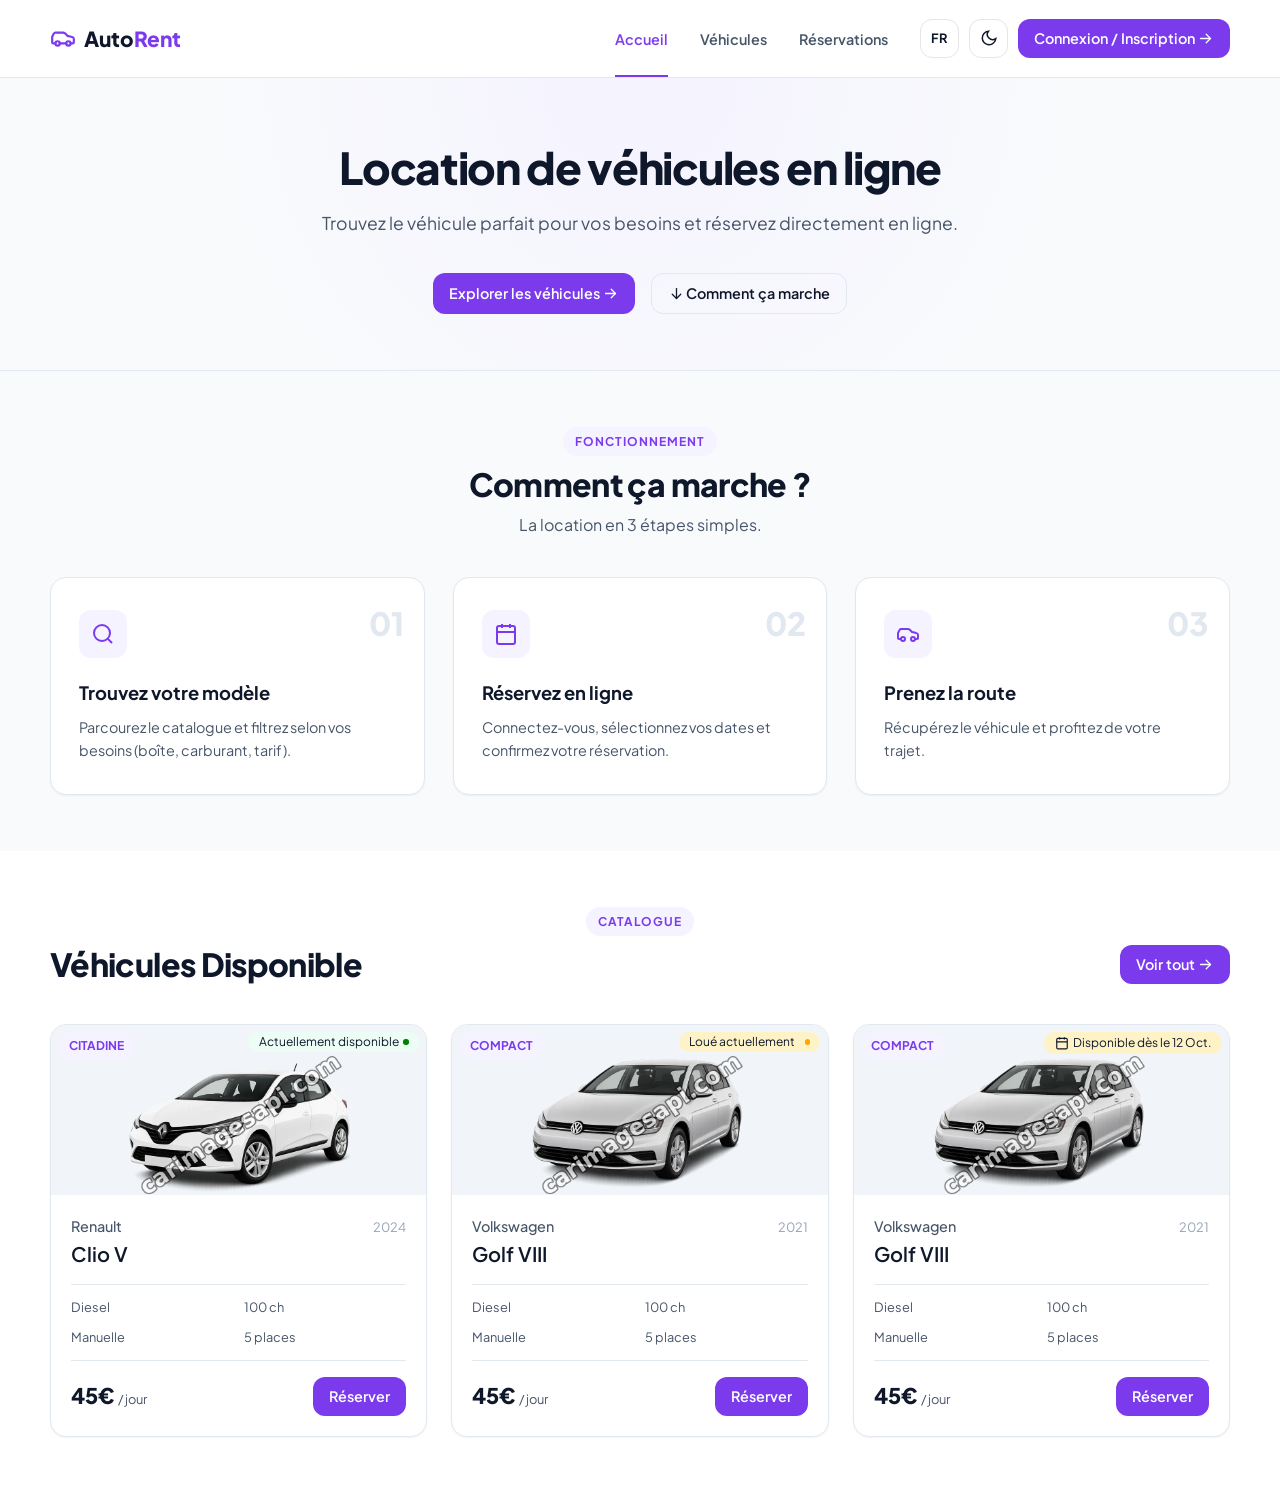
<file: backend/src/main/resources/static/index.html>
<!DOCTYPE html>
<html lang="fr">

<head>
    <meta charset="UTF-8" />
    <meta name="viewport" content="width=device-width, initial-scale=1.0" />
    <title>AutoRent - Location de Véhicules en Ligne</title>
    <link rel="preconnect" href="https://fonts.googleapis.com">
    <link rel="preconnect" href="https://fonts.gstatic.com" crossorigin>
    <link href="https://fonts.googleapis.com/css2?family=Plus+Jakarta+Sans:wght@400;500;600;700;800&display=swap"
        rel="stylesheet">
    <link rel="icon" type="image/png" sizes="32x32" href="/assets/icons/favicon-32x32.png">
    <link rel="icon" type="image/png" sizes="16x16" href="/assets/icons/favicon-16x16.png">
    <link rel="stylesheet" href="css/style.css" />
    <script type="module" src="js/index.js" defer></script>
</head>

<body>
    <!-- HEADER & NAVBAR -->
    <header class="site-header" id="header">
        <div class="container nav-container">
            <!-- Logo -->
            <a href="index.html" class="brand-logo" aria-label="AutoRent Accueil">
                <svg class="logo-icon" viewBox="0 0 24 24" fill="none" stroke="currentColor" stroke-width="2"
                    stroke-linecap="round" stroke-linejoin="round">
                    <path
                        d="M19 17h2c.6 0 1-.4 1-1v-3c0-.9-.7-1.7-1.5-1.9C18.7 10.6 16 10 16 10s-1.3-1.4-2.2-2.3c-.5-.4-1.1-.7-1.8-.7H5c-.6 0-1.1.4-1.4.9l-1.5 2.8C2.1 11.2 2 11.8 2 12.4V16c0 .6.4 1 1 1h2" />
                    <circle cx="7" cy="17" r="2" />
                    <path d="M9 17h6" />
                    <circle cx="17" cy="17" r="2" />
                </svg>
                <span class="brand-name">Auto<span>Rent</span></span>
            </a>

            <!-- Navigation Links -->
            <nav class="nav-menu">
                <a href="index.html" class="nav-link active" data-i18n="nav.home">Accueil</a>
                <a href="vehicles.html" class="nav-link" data-i18n="nav.vehicles">Véhicules</a>
                <a href="reservations.html" class="nav-link" data-i18n="nav.myReservations">Réservations</a>
            </nav>

            <!-- Action Controls (Theme, Language, Auth) -->
            <div class="nav-actions">
                <!-- Language Switcher -->
                <button class="btn-icon" id="btn-lang-toggle" aria-label="Changer de langue" title="Français / English">
                    <span class="lang-text" id="current-lang">FR</span>
                </button>

                <!-- Dark/Light Theme Toggle -->
                <button class="btn-icon" id="btn-theme-toggle" aria-label="Basculer le thème"
                    title="Thème Clair / Sombre">
                    <svg class="theme-icon sun-icon" viewBox="0 0 24 24" fill="none" stroke="currentColor"
                        stroke-width="2">
                        <circle cx="12" cy="12" r="4" />
                        <path
                            d="M12 2v2M12 20v2M4.93 4.93l1.41 1.41M17.66 17.66l1.41 1.41M2 12h2M20 12h2M6.34 17.66l-1.41 1.41M19.07 4.93l-1.41 1.41" />
                    </svg>
                    <svg class="theme-icon moon-icon" viewBox="0 0 24 24" fill="none" stroke="currentColor"
                        stroke-width="2">
                        <path d="M21 12.79A9 9 0 1 1 11.21 3 7 7 0 0 0 21 12.79z" />
                    </svg>
                </button>

                <!-- Auth Buttons -->
                <button type="button" class="btn" id="btn-login">
                    Connexion / Inscription
                    <svg width="17" height="17" viewBox="0 0 24 24" fill="none" stroke="currentColor" stroke-width="1.8"
                        stroke-linecap="round" stroke-linejoin="round" aria-hidden="true">
                        <path d="M5 12h14"></path>
                        <path d="m13 6 6 6-6 6"></path>
                    </svg>
                </button>

                <!-- Mobile Menu Toggle -->
                <button class="btn-icon mobile-menu-btn" id="mobile-toggle" aria-label="Ouvrir le menu">
                    <svg viewBox="0 0 24 24" fill="none" stroke="currentColor" stroke-width="2">
                        <line x1="3" y1="12" x2="21" y2="12"></line>
                        <line x1="3" y1="6" x2="21" y2="6"></line>
                        <line x1="3" y1="18" x2="21" y2="18"></line>
                    </svg>
                </button>
            </div>
        </div>
    </header>

    <main>
        <!-- HERO -->
        <section class="hero-section">
            <div class="container hero-content">

                <h1 class="hero-title">Location de véhicules en ligne</h1>
                <p class="hero-subtitle">Trouvez le véhicule parfait pour vos besoins et réservez directement en ligne.
                </p>

                <div class="hero-actions">
                    <a href="/vehicles" class="btn">
                        Explorer les véhicules
                        <svg width="17" height="17" viewBox="0 0 24 24" fill="none" stroke="currentColor"
                            stroke-width="1.8" stroke-linecap="round" stroke-linejoin="round" aria-hidden="true">
                            <path d="M5 12h14"></path>
                            <path d="m13 6 6 6-6 6"></path>
                        </svg>
                    </a>

                    <button class="btn" id="btn-how-it-works">
                        <svg width="17" height="17" viewBox="0 0 24 24" fill="none" stroke="currentColor"
                            stroke-width="1.8" stroke-linecap="round" stroke-linejoin="round" aria-hidden="true">
                            <g transform="matrix(0 1 -1 0 24 0)">
                                <path d="M5 12h14"></path>
                                <path d="m13 6 6 6-6 6"></path>
                            </g>
                        </svg>
                        Comment ça marche
                    </button>

                </div>

                <div class="hero-calculator">

                </div>

            </div>

        </section>

        <!-- HOW IT WORKS -->
        <section class="how-it-works" id="how-it-works">
            <div class="container">
                <div class="section-header">
                    <span class="section-tag">Fonctionnement</span>
                    <h2 class="section-title">Comment ça marche ?</h2>
                    <p class="section-subtitle">La location en 3 étapes simples.</p>
                </div>

                <div class="steps-grid">
                    <!-- Step 1 -->
                    <div class="step-card">
                        <div class="step-number">01</div>
                        <div class="step-icon-wrapper">
                            <svg viewBox="0 0 24 24" fill="none" stroke="currentColor" stroke-width="2">
                                <circle cx="11" cy="11" r="8"></circle>
                                <line x1="21" y1="21" x2="16.65" y2="16.65"></line>
                            </svg>
                        </div>
                        <h3 class="step-title">Trouvez votre modèle</h3>
                        <p class="step-description">Parcourez le catalogue et filtrez selon vos besoins (boîte, carburant,
                            tarif).</p>
                    </div>

                    <!-- Step 2 -->
                    <div class="step-card">
                        <div class="step-number">02</div>
                        <div class="step-icon-wrapper">
                            <svg viewBox="0 0 24 24" fill="none" stroke="currentColor" stroke-width="2">
                                <rect x="3" y="4" width="18" height="18" rx="2" ry="2"></rect>
                                <line x1="16" y1="2" x2="16" y2="6"></line>
                                <line x1="8" y1="2" x2="8" y2="6"></line>
                                <line x1="3" y1="10" x2="21" y2="10"></line>
                            </svg>
                        </div>
                        <h3 class="step-title">Réservez en ligne</h3>
                        <p class="step-description">Connectez-vous, sélectionnez vos dates et confirmez votre
                            réservation.</p>
                    </div>

                    <!-- Step 3 -->
                    <div class="step-card">
                        <div class="step-number">03</div>
                        <div class="step-icon-wrapper">
                            <svg viewBox="0 0 24 24" fill="none" stroke="currentColor" stroke-width="2">
                                <path
                                    d="M19 17h2c.6 0 1-.4 1-1v-3c0-.9-.7-1.7-1.5-1.9C18.7 10.6 16 10 16 10s-1.3-1.4-2.2-2.3c-.5-.4-1.1-.7-1.8-.7H5c-.6 0-1.1.4-1.4.9l-1.5 2.8C2.1 11.2 2 11.8 2 12.4V16c0 .6.4 1 1 1h2">
                                </path>
                                <circle cx="7" cy="17" r="2"></circle>
                                <circle cx="17" cy="17" r="2"></circle>
                            </svg>
                        </div>
                        <h3 class="step-title">Prenez la route</h3>
                        <p class="step-description">Récupérez le véhicule et profitez de votre trajet.</p>
                    </div>
                </div>
            </div>
        </section>

        <!-- SOME VEHICLES -->
        <section class="featured-vehicles">
            <div class="container">
                <div class="section-header">
                    <span class="section-tag">Catalogue</span>
                    <div class="section-header-row">
                        <h2 class="section-title">Véhicules Disponible</h2>
                        <a href="/vehicles" class="btn btn-outline">
                            Voir tout
                            <svg width="17" height="17" viewBox="0 0 24 24" fill="none" stroke="currentColor"
                                stroke-width="1.8" stroke-linecap="round" stroke-linejoin="round" aria-hidden="true">
                                <path d="M5 12h14"></path>
                                <path d="m13 6 6 6-6 6"></path>
                            </svg>
                        </a>
                    </div>
                </div>

                <!-- Vehicle Cards Grid -->
                <div class="vehicles-grid">

                    <!-- Vehicle Card 1 -->
                    <article class="vehicle-card">
                        <div class="vehicle-card-media">
                            <span class="category-badge">Citadine</span>
                            <p class="vehicle-status available">Actuellement disponible <span class="vehicle-status-badge"></span></p>
                            <img src="../static/assets/images/vehicles/renault-clio.webp" alt="Renault Clio V" class="vehicle-card-img">
                            <!-- <div class="media-placeholder">
                                <svg class="placeholder-icon" viewBox="0 0 24 24" fill="none" stroke="currentColor" stroke-width="1.5">
                                <path d="M19 17h2c.6 0 1-.4 1-1v-3c0-.9-.7-1.7-1.5-1.9C18.7 10.6 16 10 16 10s-1.3-1.4-2.2-2.3c-.5-.4-1.1-.7-1.8-.7H5c-.6 0-1.1.4-1.4.9l-1.5 2.8C2.1 11.2 2 11.8 2 12.4V16c0 .6.4 1 1 1h2"/>
                                <circle cx="7" cy="17" r="2"/>
                                <circle cx="17" cy="17" r="2"/>
                                </svg>
                                <span class="media-label">Renault Clio V</span>
                            </div> -->
                        </div>

                        <div class="vehicle-card-content">
                            <div class="card-header-info">
                                <div>
                                    <h3 class="vehicle-brand">Renault</h3>
                                    <h2 class="vehicle-model">Clio V</h2>
                                </div>
                                <span class="vehicle-year">2024</span>
                            </div>
                            <div class="specs-list">
                                <div class="spec-item">
                                    <span>Diesel</span>
                                </div>
                                <div class="spec-item">
                                    <span>100 ch</span>
                                </div>
                                <div class="spec-item">
                                    <span>Manuelle</span>
                                </div>
                                <div class="spec-item">
                                    <span>5 places</span>
                                </div>
                            </div>
                            <div class="card-footer">
                                <div class="price-container">
                                    <span class="price-value">45€</span>
                                    <span class="price-period">/ jour</span>
                                </div>
                                <button class="btn btn-primary btn-open-reservation">Réserver</button>
                            </div>
                        </div>
                    </article>

                    <!-- Vehicle Card 2 -->
                    <article class="vehicle-card">
                        <div class="vehicle-card-media">
                            <span class="category-badge">Compact</span>
                            <p class="vehicle-status rented">Loué actuellement<span class="vehicle-status-badge"></span></p>
                            <img src="../static/assets/images/vehicles/volkswagen-golf.webp" alt="Volkswagen Golf VIII" class="vehicle-card-img">
                            <!-- <div class="media-placeholder">
                                <svg class="placeholder-icon" viewBox="0 0 24 24" fill="none" stroke="currentColor" stroke-width="1.5">
                                <path d="M19 17h2c.6 0 1-.4 1-1v-3c0-.9-.7-1.7-1.5-1.9C18.7 10.6 16 10 16 10s-1.3-1.4-2.2-2.3c-.5-.4-1.1-.7-1.8-.7H5c-.6 0-1.1.4-1.4.9l-1.5 2.8C2.1 11.2 2 11.8 2 12.4V16c0 .6.4 1 1 1h2"/>
                                <circle cx="7" cy="17" r="2"/>
                                <circle cx="17" cy="17" r="2"/>
                                </svg>
                                <span class="media-label">Renault Clio V</span>
                            </div> -->
                        </div>

                        <div class="vehicle-card-content">
                            <div class="card-header-info">
                                <div>
                                    <h3 class="vehicle-brand">Volkswagen</h3>
                                    <h2 class="vehicle-model">Golf VIII</h2>
                                </div>
                                <span class="vehicle-year">2021</span>
                            </div>
                            <div class="specs-list">
                                <div class="spec-item">
                                    <span>Diesel</span>
                                </div>
                                <div class="spec-item">
                                    <span>100 ch</span>
                                </div>
                                <div class="spec-item">
                                    <span>Manuelle</span>
                                </div>
                                <div class="spec-item">
                                    <span>5 places</span>
                                </div>
                            </div>
                            <div class="card-footer">
                                <div class="price-container">
                                    <span class="price-value">45€</span>
                                    <span class="price-period">/ jour</span>
                                </div>
                                <button class="btn btn-primary btn-open-reservation">Réserver</button>
                            </div>
                        </div>
                    </article>

                    <!-- Vehicle Card 3 -->
                    <article class="vehicle-card">
                        <div class="vehicle-card-media">
                            <span class="category-badge">Compact</span>
                            <!-- Badge informatif "Disponible dès le..." -->
                            <span class="vehicle-status rented">
                                <svg viewBox="0 0 24 24" width="14" height="14" stroke="currentColor" fill="none" stroke-width="2">
                                    <rect x="3" y="4" width="18" height="18" rx="2" ry="2"></rect>
                                    <line x1="16" y1="2" x2="16" y2="6"></line>
                                    <line x1="8" y1="2" x2="8" y2="6"></line>
                                    <line x1="3" y1="10" x2="21" y2="10"></line>
                                </svg>
                                Disponible dès le 12 Oct.
                            </span>
                            <img src="../static/assets/images/vehicles/volkswagen-golf.webp" alt="Volkswagen Golf VIII" class="vehicle-card-img">
                        </div>

                        <div class="vehicle-card-content">
                            <div class="card-header-info">
                                <div>
                                    <h3 class="vehicle-brand">Volkswagen</h3>
                                    <h2 class="vehicle-model">Golf VIII</h2>
                                </div>
                                <span class="vehicle-year">2021</span>
                            </div>
                            <div class="specs-list">
                                <div class="spec-item">
                                    <span>Diesel</span>
                                </div>
                                <div class="spec-item">
                                    <span>100 ch</span>
                                </div>
                                <div class="spec-item">
                                    <span>Manuelle</span>
                                </div>
                                <div class="spec-item">
                                    <span>5 places</span>
                                </div>
                            </div>
                            <div class="card-footer">
                                <div class="price-container">
                                    <span class="price-value">45€</span>
                                    <span class="price-period">/ jour</span>
                                </div>
                                <button class="btn btn-primary btn-open-reservation">Réserver</button>
                            </div>
                        </div>
                    </article>

                </div>

            </div>
        </section>

    </main>

</body>

</html>
</file>
<file: backend/src/main/resources/static/css/style.css>
/* ********************************************* */
/*                 THEMES VARIABLES              */
/* ********************************************* */

:root {
  --bg-body: #f8fafc;
  --bg-surface: #ffffff;
  --bg-surface-elevated: #f1f5f9;

  --text-primary: #0f172a;
  --text-secondary: #475569;
  --text-muted: #94a3b8;

  --primary: #7c3aed;
  --primary-hover: #6d28d9;
  --primary-light: #f5f3ff;
  --primary-focus: rgba(124, 58, 237, 0.2);

  --line: #e9e3ec;

  --danger: #ef4444;
  --danger-hover: #dc2626;
  --danger-light: #fef2f2;

  --success: #10b981;
  --success-light: #ecfdf5;

  --warning: #f59e0b;
  --warning-light: #fef3c7;

  --border-color: #e2e8f0;
  --shadow-sm: 0 1px 2px rgba(0, 0, 0, 0.05);
  --shadow-md: 0 4px 6px -1px rgba(0, 0, 0, 0.08);
  --shadow-lg: 0 10px 15px -3px rgba(0, 0, 0, 0.08);
  --shadow-xl: 0 20px 25px -5px rgba(0, 0, 0, 0.15);

  --radius-sm: 8px;
  --radius-md: 12px;
  --radius-lg: 16px;
  --radius-full: 9999px;

  --transition: 0.2s ease;
  --header-height: 78px;
  --container-max: 1140px;
}

[data-theme="dark"] {
  --bg-body: #0b1120;
  --bg-surface: #111827;
  --bg-surface-elevated: #1f2937;

  --text-primary: #f8fafc;
  --text-secondary: #94a3b8;
  --text-muted: #64748b;

  --primary: #8b5cf6;
  --primary-hover: #a78bfa;
  --primary-light: rgba(139, 92, 246, 0.15);
  --primary-focus: rgba(139, 92, 246, 0.3);

  --line: #392f3ec5;

  --danger-light: rgba(239, 68, 68, 0.15);
  --success-light: rgba(16, 185, 129, 0.15);
  --warning-light: rgba(245, 158, 11, 0.15);

  --border-color: #242e42;
  --shadow-sm: 0 1px 2px rgba(0, 0, 0, 0.3);
  --shadow-md: 0 4px 6px -1px rgba(0, 0, 0, 0.4);
  --shadow-lg: 0 10px 15px -3px rgba(0, 0, 0, 0.5);
  --shadow-xl: 0 20px 25px -5px rgba(0, 0, 0, 0.7);
}

/* ********************************************* */
/*                  BASE LAYOUT                  */
/* ********************************************* */

* {
  box-sizing: border-box;
  margin: 0;
  padding: 0;
}

html {
  scroll-behavior: smooth;
  font-size: 16px;
}

body {
  font-family: 'Plus Jakarta Sans', system-ui, -apple-system, sans-serif;
  background-color: var(--bg-body);
  color: var(--text-primary);
  line-height: 1.6;
  transition: background-color var(--transition), color var(--transition);
}

a {
  color: inherit;
  text-decoration: none;
}

ul {
  list-style: none;
}

button,
input,
select {
  font: inherit;
}

.container {
  width: min(1180px, calc(100% - 48px));
  margin: 0 auto;
}

section {
  padding: 3.5rem 0;
}

.section-header {
  text-align: center;
  margin: 0 auto 2.5rem;
}

.section-header-row {
  display: flex;
  justify-content: space-between;
  align-items: flex-end;
  margin-bottom: 2rem;
  gap: 1rem;
  flex-wrap: wrap;
}

.section-tag {
  display: inline-block;
  font-size: 0.75rem;
  font-weight: 700;
  text-transform: uppercase;
  letter-spacing: 0.08em;
  color: var(--primary);
  background-color: var(--primary-light);
  padding: 0.3rem 0.75rem;
  border-radius: var(--radius-full);
  margin-bottom: 0.5rem;
}

.section-title {
  font-size: 2rem;
  font-weight: 800;
  line-height: 1.25;
  letter-spacing: -0.02em;
}

.section-subtitle {
  font-size: 1rem;
  color: var(--text-secondary);
  margin-top: 0.5rem;
}

/* ********************************************* */
/*              HEADER & NAVBAR                  */
/* ********************************************* */

header {
  position: sticky;
  top: 0;
  z-index: 100;
  height: var(--header-height);
  background-color: var(--bg-surface);
  border-bottom: 1px solid var(--border-color);
}

.nav-container {
  height: 100%;
  display: flex;
  align-items: center;
  justify-content: space-between;
  gap: 32px;
}

.brand-logo {
  display: flex;
  align-items: center;
  gap: 0.5rem;
  font-size: 1.3rem;
  font-weight: 800;
}

.logo-icon {
  width: 26px;
  height: 26px;
  color: var(--primary);
}

.brand-name span {
  color: var(--primary);
}

.nav-list {
  display: flex;
  gap: 1.5rem;
}

.nav-menu {
  display: flex;
  align-items: center;
  gap: 2rem;
  margin-left: auto;
}

.nav-link {
  background: none;
  padding: 27px 0 24px;
  font-size: 0.9rem;
  font-weight: 600;
  color: var(--text-secondary);
  position: relative;
}

.nav-link::after {
  content: "";
  position: absolute;
  left: 50%;
  right: 50%;
  bottom: -1px;
  height: 2px;
  background: var(--primary);
  transition: 0.2s;
}

.nav-link:hover,
.nav-link.active {
  color: var(--primary);
}

.nav-link.active::after {
  left: 0;
  right: 0;
}

.nav-actions {
  display: flex;
  align-items: center;
  gap: 0.65rem;
}

.btn {
  background: var(--primary);
  font-size: .9rem;
  border: none;
  border-radius: var(--radius-md);
  padding: 0.5rem 1rem;
  color: white;
  font-weight: 600;
  cursor: pointer;
  display: inline-flex;
  align-items: center;
  justify-content: center;
  gap: .1rem;
  transition: 0.2s ease;
}

.btn-icon {
  width: 39px;
  height: 39px;
  border-radius: 12px;
  display: grid;
  place-items: center;
  background: transparent;
  border: 1px solid var(--line);
  cursor: pointer;
}

.btn-icon:hover {
  background-color: var(--bg-surface-elevated);
}

.lang-text {
  font-weight: 700;
  font-size: 0.8rem;
  color: var(--text-primary);
}

.theme-icon {
  width: 18px;
  height: 18px;
  color: var(--text-primary);
}

[data-theme="light"] .sun-icon,
[data-theme="dark"] .moon-icon {
  display: none;
}

.mobile-menu-btn {
  display: none;
  color: var(--text-primary);
}


/* ********************************************* */
/*                   HERO                        */
/* ********************************************* */

.hero-section {
  padding: 4rem 0 3.5rem;
  background: radial-gradient(circle at 50% 0%, var(--primary-light) 0%, transparent 60%);
  border-bottom: 1px solid var(--border-color);
}

.hero-title {
  font-size: 2.75rem;
  font-weight: 800;
  line-height: 1.15;
  letter-spacing: -0.03em;
  margin-bottom: 1rem;
}

.hero-subtitle {
  font-size: 1.1rem;
  color: var(--text-secondary);
  margin: 0 auto 2.25rem;
}

/* .hero-content {
  display: flex;
  flex-direction: column;
  align-items: center;
} */

.hero-content {
  text-align: center;
}

.hero-actions {
  display: flex;
  justify-content: center;
  gap: 1rem;
}

#btn-how-it-works {
  background-color: transparent;
  color: var(--text-primary);
  border: 1px solid var(--border-color);
}

#btn-how-it-works:hover {
  background-color: var(--bg-surface-elevated);
}

/* ********************************************* */
/*                   HOW IT WORKS                */
/* ********************************************* */

.steps-grid {
  display: grid;
  grid-template-columns: repeat(3, 1fr);
  gap: 1.75rem;
}

.step-card {
  position: relative;
  background-color: var(--bg-surface);
  border: 1px solid var(--border-color);
  border-radius: var(--radius-lg);
  padding: 2rem 1.75rem;
  box-shadow: var(--shadow-sm);
}

.step-number {
  position: absolute;
  top: 1.25rem;
  right: 1.25rem;
  font-size: 2rem;
  font-weight: 900;
  color: var(--border-color);
  user-select: none;
}

.step-icon-wrapper {
  width: 48px;
  height: 48px;
  background-color: var(--primary-light);
  color: var(--primary);
  border-radius: var(--radius-md);
  display: flex;
  align-items: center;
  justify-content: center;
  margin-bottom: 1.25rem;
}

.step-icon-wrapper svg {
  width: 24px;
  height: 24px;
}

.step-title {
  font-size: 1.15rem;
  font-weight: 700;
  margin-bottom: 0.5rem;
}

.step-description {
  font-size: 0.9rem;
  color: var(--text-secondary);
}

/* ********************************************* */
/*             VEHICLES CATALOG & CARDS          */
/* ********************************************* */

.featured-vehicles {
  background-color: var(--bg-surface);
}

.vehicles-grid {
  display: grid;
  grid-template-columns: repeat(auto-fill, minmax(280px, 1fr));
  gap: 1.5rem;
}

.vehicle-card {
  background-color: var(--bg-surface);
  border: 1px solid var(--border-color);
  border-radius: var(--radius-lg);
  overflow: hidden;
  box-shadow: var(--shadow-sm);
  display: flex;
  flex-direction: column;
  transition: transform var(--transition), box-shadow var(--transition);
}

.vehicle-card:hover {
  transform: translateY(-2px);
  box-shadow: var(--shadow-md);
}

.vehicle-card-media {
  position: relative;
  background-color: var(--bg-surface-elevated);
  height: 170px;
  display: flex;
  align-items: center;
  justify-content: center;
  overflow: hidden;
}

.vehicle-card-img {
  height: 100%;
  object-fit: cover;
  transition: transform var(--transition);
  margin-top: 1.5rem;
}

.vehicle-card:hover .vehicle-card-img {
  transform: scale(1.04);
}

.category-badge {
  position: absolute;
  top: 0.45rem;
  left: 0.45rem;
  font-size: 0.75rem;
  padding: 0.25rem 0.65rem;
  font-weight: 700;
  text-transform: uppercase;
  border-radius: var(--radius-full);
  background-color: var(--primary-light);
  color: var(--primary);
}

.vehicle-status {
  position: absolute;
  top: 0.45rem;
  right: 0.45rem;
  padding: 0.25rem 0.65rem;
  font-size: 0.75rem;
  line-height: 1;
  display: flex;
  align-items: center;
  border-radius: var(--radius-full);
  color: var(--text-primary);
  z-index: 30;
}

.vehicle-status-badge {
  display: inline-block;
  width: 0.45em;
  height: 0.45em;
  border-radius: 50%;
  flex-shrink: 0;
  margin-left: .3rem;
}

.vehicle-status.available {
  background-color: var(--success-light);
}

.vehicle-status.available .vehicle-status-badge {
  background-color: green;
}

.vehicle-status.rented {
  gap: .3rem;
  background-color: var(--warning-light);
}

.vehicle-status.rented .vehicle-status-badge {
  background-color: orange;
}



.media-placeholder {
  display: flex;
  flex-direction: column;
  align-items: center;
  gap: 0.5rem;
  color: var(--text-muted);
}

.placeholder-icon {
  width: 46px;
  height: 46px;
  opacity: 0.6;
}

.media-label {
  font-size: 0.85rem;
  font-weight: 600;
}

.vehicle-card-content {
  padding: 1.25rem;
  display: flex;
  flex-direction: column;
  flex: 1;
}

.card-header-info {
  display: flex;
  justify-content: space-between;
  align-items: baseline;
  margin-bottom: 0.85rem;
}

.vehicle-name {
  font-size: 1.1rem;
  font-weight: 700;
}

.vehicle-brand {
  color: var(--text-secondary);
  font-size: .9rem;
  font-weight: 500;
}

.vehicle-model {
  font-size: 1.25rem;
  font-weight: 600;
}

.vehicle-year {
  font-size: 0.8rem;
  color: var(--text-muted);
}

.specs-list {
  display: grid;
  grid-template-columns: 1fr 1fr;
  gap: 0.65rem;
  padding: 0.75rem 0;
  border-top: 1px solid var(--border-color);
  border-bottom: 1px solid var(--border-color);
  margin-bottom: 1rem;
}

.spec-item {
  display: flex;
  align-items: center;
  gap: 0.4rem;
  font-size: 0.8rem;
  color: var(--text-secondary);
}

.spec-item svg {
  width: 15px;
  height: 15px;
  color: var(--primary);
}

.card-footer {
  display: flex;
  align-items: center;
  justify-content: space-between;
  margin-top: auto;
}

.price-value {
  font-size: 1.35rem;
  font-weight: 800;
}

.price-period {
  font-size: 0.8rem;
  color: var(--text-secondary);
}

/* ********************************************* */
/*          CATALOG & FILTERS LAYOUT           */
/* ********************************************* */



/* ********************************************* */
/*    MODALS (Vehicle details, Cancel & Auth)    */
/* ********************************************* */



/* ********************************************* */
/*             RESERVATIONS SECTION              */
/* ********************************************* */



/* ********************************************* */
/*             CALCULATOR SECTION                */
/* ********************************************* */



/* ********************************************* */
/*                    FOOTER                     */
/* ********************************************* */



/* ********************************************* */
/*                  RESPONSIVE                   */
/* ********************************************* */
</file>
